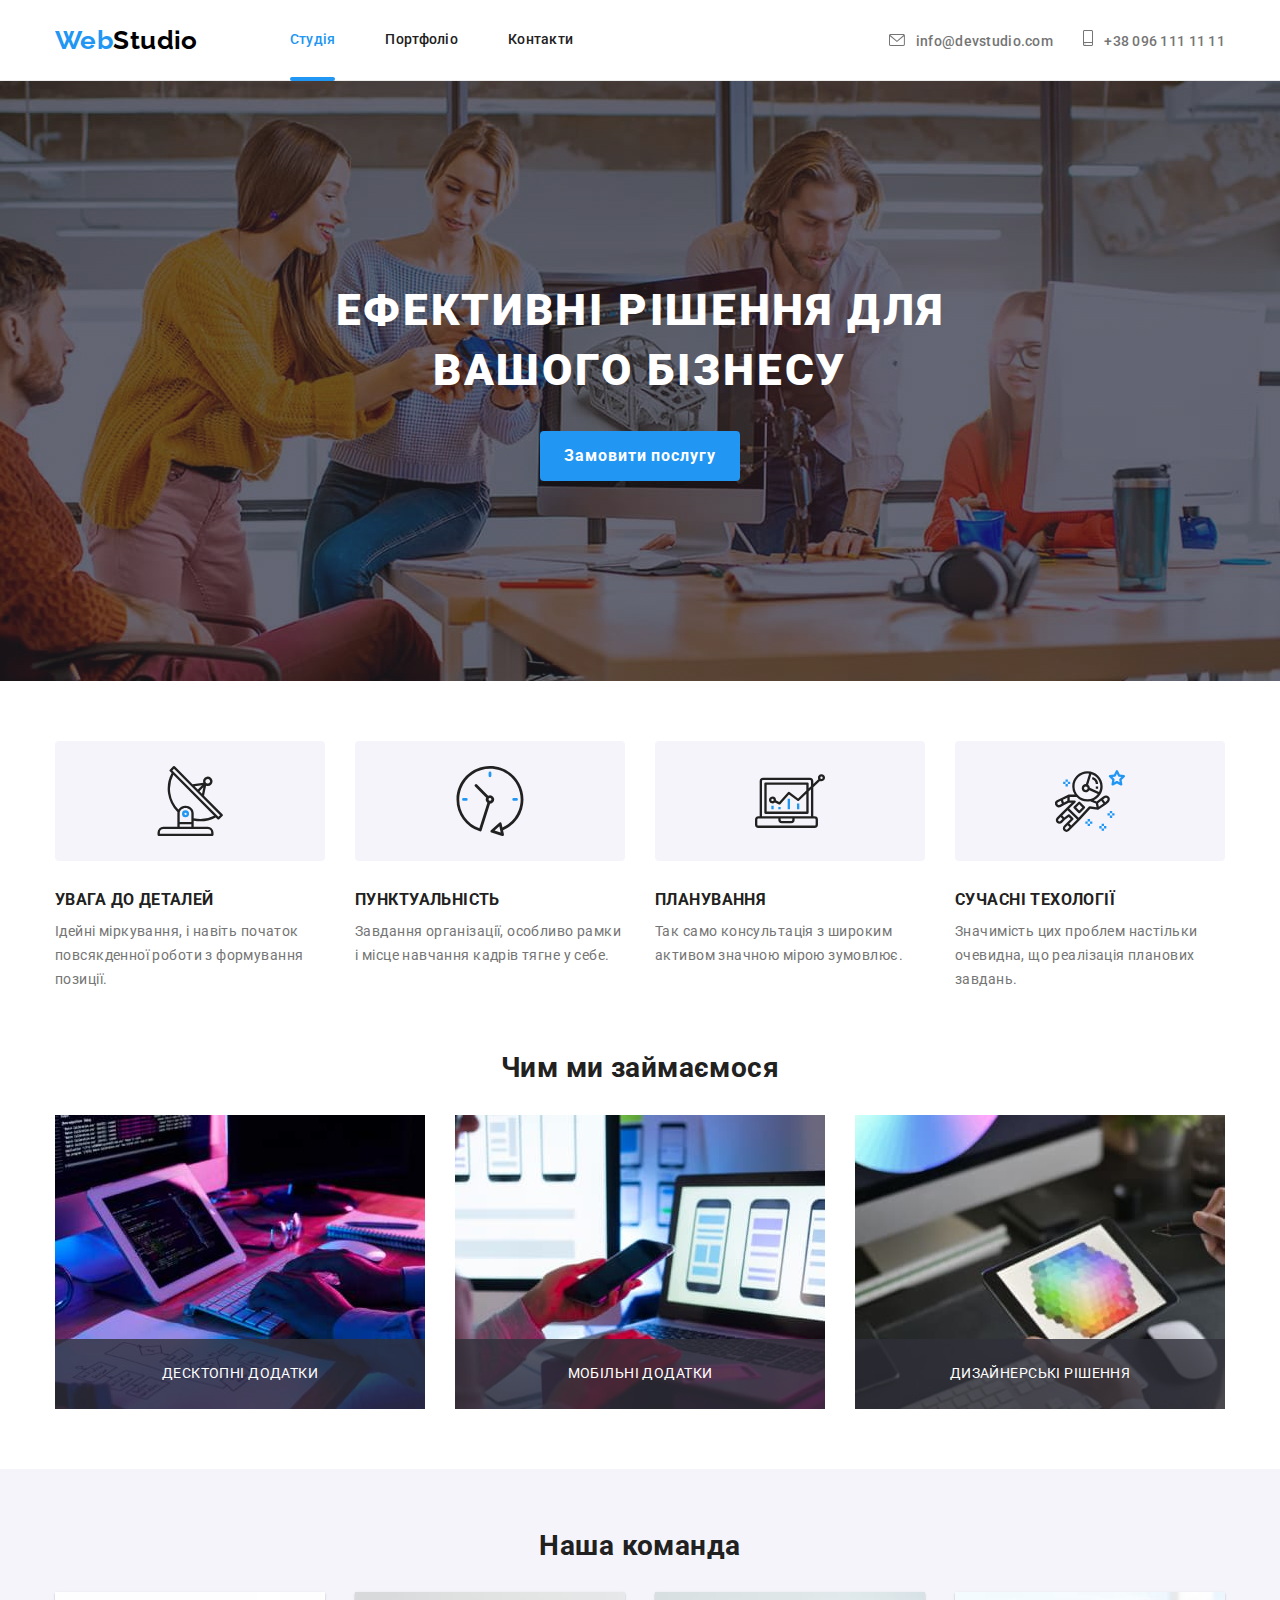
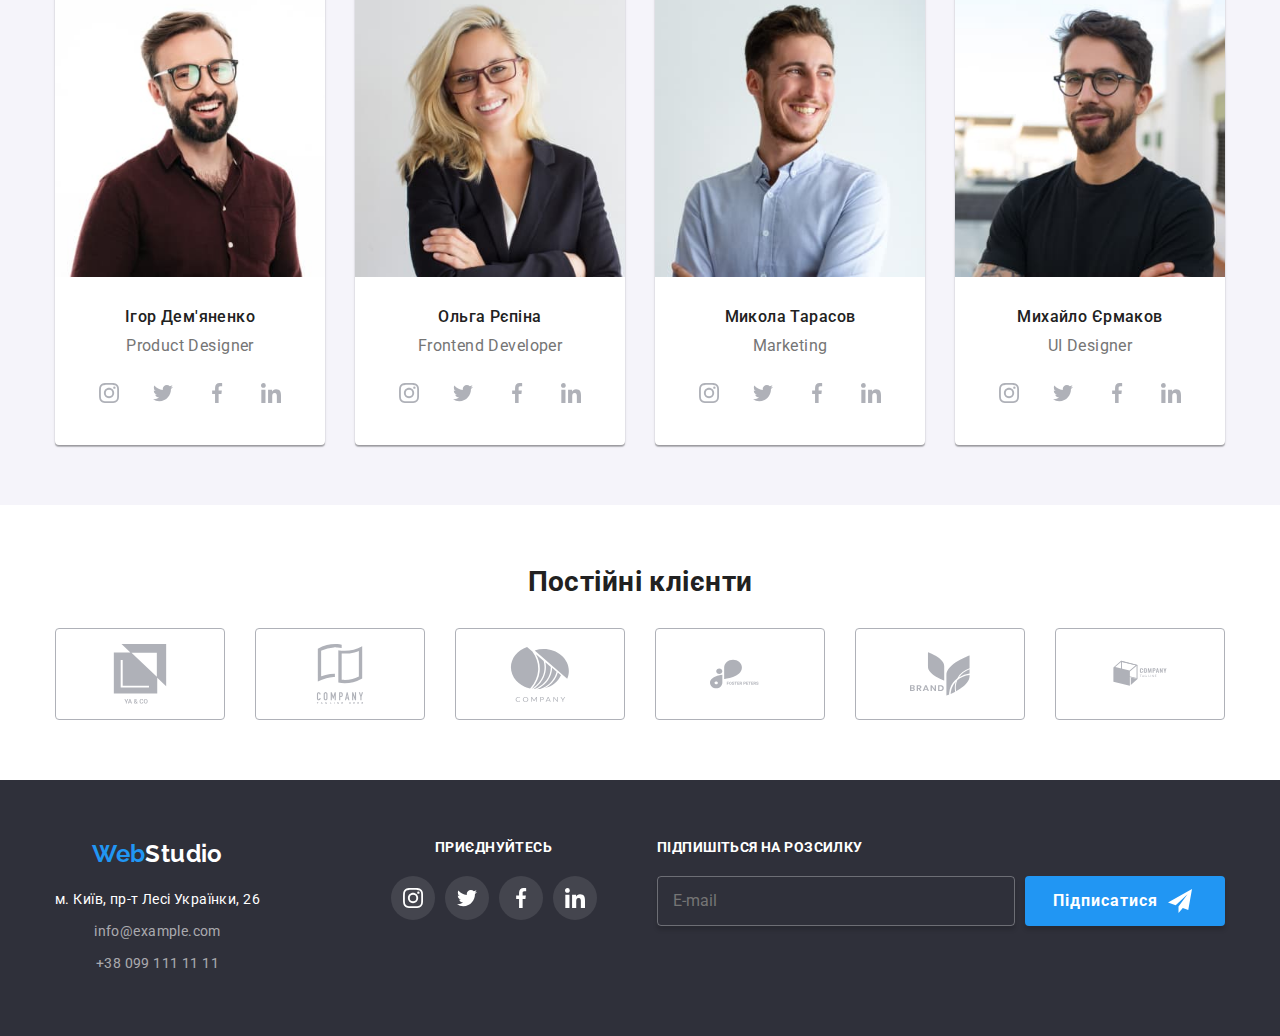
<file: index.html>
<!DOCTYPE html>
<html lang="uk">
  <head>
    <meta charset="UTF-8" />
    <meta http-equiv="X-UA-Compatible" content="IE=edge" />
    <meta name="viewport" content="width=device-width, initial-scale=1.0" />
    <title>WebStudio</title>
    <link rel="preconnect" href="https://fonts.googleapis.com" />
    <link rel="preconnect" href="https://fonts.gstatic.com" crossorigin />
    <link
      href="https://fonts.googleapis.com/css2?family=Raleway:wght@700&family=Roboto:wght@400;500;700;900&display=swap"
      rel="stylesheet"
    />
    <link
      rel="stylesheet"
      href="https://cdnjs.cloudflare.com/ajax/libs/modern-normalize/1.1.0/modern-normalize.min.css"
    />
    <link rel="stylesheet" href="./css/main.min.css" />
  </head>
  <body>
    <header class="header-wrap">
      <div class="container main-nav">
        <nav class="main-nav__sub-nav">
          <button type="button" class="main-nav__menu js-menu-container js-open-menu js-close-menu">
            <svg
              class="main-nav__icon"
              width="40px"
              height="40px"
              aria-label="перемикач мобільного меню"
            >
              <use class="main-nav__icon-menu" href="./images/icons.svg#icon-menu_40px"></use>
              <use class="main-nav__icon-close" href="./images/icons.svg#icon-close_40px"></use>
            </svg>
          </button>
          <a class="logo" href="./index.html" rel="noreferrer noopener nofollow"
            ><span class="prelogo">Web</span>Studio</a
          >
          <div class="main-nav__mobmenu">
            <ul class="mobmenu__list">
              <li class="mobmenu__item">
                <a
                  class="mobmenu__navigation current"
                  href="./index.html"
                  rel="noreferrer noopener nofollow"
                  >Студія</a
                >
              </li>
              <li class="mobmenu__item">
                <a
                  class="mobmenu__navigation"
                  href="./portfolio.html"
                  rel="noreferrer noopener nofollow"
                  >Портфоліо</a
                >
              </li>
              <li class="mobmenu__item">
                <a class="mobmenu__navigation" href="" rel="noreferrer noopener nofollow"
                  >Контакти</a
                >
              </li>
            </ul>
            <ul class="mobmenu__contact-list">
              <li class="mobmenu__phone-item">
                <a
                  class="mobmenu__phone current"
                  href="tel:+380961111111"
                  rel="noreferrer noopener nofollow"
                >
                  +38 096 111 11 11</a
                >
              </li>
              <li class="mobmenu__mail-item">
                <a
                  class="mobmenu__mail"
                  href="mailto:info@devstudio.com"
                  rel="noreferrer noopener nofollow"
                  >info@devstudio.com
                </a>
              </li>
            </ul>

            <ul class="mobmenu__soc">
              <li class="mobmenu__soc-item"><a class="mobmenu__link">Instagram</a></li>
              <li class="mobmenu__soc-item"><a class="mobmenu__link">Twitter</a></li>
              <li class="mobmenu__soc-item"><a class="mobmenu__link">Facebook</a></li>
              <li class="mobmenu__soc-item"><a class="mobmenu__link">LinkedIn</a></li>
            </ul>
          </div>

          <ul class="main-nav__list">
            <li class="main-nav__item">
              <a
                class="main-nav__navigation current"
                href="./index.html"
                rel="noreferrer noopener nofollow"
                >Студія</a
              >
            </li>
            <li class="main-nav__item">
              <a
                class="main-nav__navigation"
                href="./portfolio.html"
                rel="noreferrer noopener nofollow"
                >Портфоліо</a
              >
            </li>
            <li class="main-nav__item">
              <a class="main-nav__navigation" href="" rel="noreferrer noopener nofollow"
                >Контакти</a
              >
            </li>
          </ul>
        </nav>
        <ul class="main-nav__contact-list">
          <li class="main-nav__contact-item">
            <a
              class="main-nav__contact"
              href="mailto:info@devstudio.com"
              rel="noreferrer noopener nofollow"
            >
              <svg class="icon" width="16" height="12">
                <use href="./images/icons.svg#icon-mail"></use>
              </svg>
              info@devstudio.com
            </a>
          </li>
          <li>
            <a
              class="main-nav__contact"
              href="tel:+380961111111"
              rel="noreferrer noopener nofollow"
            >
              <svg class="icon" width="10" height="16">
                <use href="./images/icons.svg#icon-phone"></use>
              </svg>
              +38 096 111 11 11</a
            >
          </li>
        </ul>
      </div>
    </header>

    <main>
      <!-- шапка -->

      <section class="cap">
        <div class="container">
          <h1 class="cap__title">Ефективні рішення для вашого бізнесу</h1>
          <button data-modal-open class="button--cap" type="button">Замовити послугу</button>
          <div data-modal class="backdrop is-hidden">
            <div class="modal">
              <button data-modal-close class="button--functional" type="submit">
                <svg class="icon" width="11" height="11">
                  <use href="./images/icons.svg#icon-close"></use>
                </svg>
              </button>

              <p class="modal__title">Залиште свої дані, ми вам передзвонимо</p>
              <form class="form" action="#">
                <label for="name" class="form__label">Ім'я</label>
                <div class="form__input-wrap">
                  <input class="form__input" type="text" name="name" id="name" />
                  <svg width="18px" height="18px" class="input-svg">
                    <use href="./images/icons.svg#icon-person-black"></use>
                  </svg>
                </div>

                <label for="phone" class="form__label">Телефон</label>
                <div class="form__input-wrap">
                  <input class="form__input" type="tel" name="phone" id="phone" />
                  <svg width="18px" height="18px" class="input-svg">
                    <use href="./images/icons.svg#icon-phone-black"></use>
                  </svg>
                </div>

                <label for="mail" class="form__label">Пошта</label>
                <div class="form__input-wrap">
                  <input class="form__input" type="email" name="mail" id="mail" />
                  <svg width="18px" height="18px" class="input-svg">
                    <use href="./images/icons.svg#icon-email-black"></use>
                  </svg>
                </div>

                <label for="comment" class="form__label">Коментар</label>
                <textarea
                  name="comment"
                  id="comment"
                  class="form__area"
                  placeholder="Введіть текст"
                ></textarea>

                <input
                  type="checkbox"
                  class="form__checkbox"
                  name="agreement"
                  id="agreement"
                  value="true"
                />
                <label for="agreement" class="form__agreement">
                  <svg width="16px" height="15px" class="form__agreement-svg">
                    <use href="./images/icons.svg#icon-check"></use>
                  </svg>
                  <svg width="16px" height="15px" class="form__agreement-svg-checked">
                    <use href="./images/icons.svg#icon-checked"></use>
                  </svg>

                  Погоджуюся з розсилкою та приймаю
                  <a class="form__link" href=""> Умови договору</a>
                </label>

                <button type="submit" class="button--form">Відправити</button>
              </form>
            </div>
          </div>
        </div>
      </section>
      <!-- особливості -->
      <section class="section">
        <div class="container">
          <h2 class="visually-hidden">особливості</h2>
          <ul class="features">
            <li class="features__item">
              <div class="features__tumb">
                <svg width="70" height="70"><use href="./images/icons.svg#icon-antena"></use></svg>
              </div>

              <h3 class="features__title">Увага до деталей</h3>
              <p class="features__text">
                Ідейні міркування, і навіть початок повсякденної роботи з формування позиції.
              </p>
            </li>
            <li class="features__item">
              <div class="features__tumb">
                <svg width="70" height="70"><use href="./images/icons.svg#icon-clock"></use></svg>
              </div>
              <h3 class="features__title">Пунктуальність</h3>
              <p class="features__text">
                Завдання організації, особливо рамки і місце навчання кадрів тягне у себе.
              </p>
            </li>
            <li class="features__item">
              <div class="features__tumb">
                <svg width="70" height="70"><use href="./images/icons.svg#icon-plan"></use></svg>
              </div>
              <h3 class="features__title">Планування</h3>
              <p class="features__text">
                Так само консультація з широким активом значною мірою зумовлює.
              </p>
            </li>
            <li class="features__item">
              <div class="features__tumb">
                <svg width="70" height="70">
                  <use href="./images/icons.svg#icon-astronaut"></use>
                </svg>
              </div>
              <h3 class="features__title">Сучасні техології</h3>
              <p class="features__text">
                Значимість цих проблем настільки очевидна, що реалізація планових завдань.
              </p>
            </li>
          </ul>
        </div>
      </section>
      <!-- Чим ми займаємося -->
      <section class="section sec-nopading section--work">
        <div class="container">
          <h2 class="section-title">Чим ми займаємося</h2>
          <ul class="work">
            <li class="work__item">
              <img
                srcset="./images/box1.jpg 1x, ./images/box1-2x.jpg 2x"
                src="./images/box1.jpg"
                alt="делаем верстку html"
                width="370"
              />
              <p class="work__text">Десктопні додатки</p>
            </li>
            <li class="work__item">
              <img
                srcset="./images/box2.jpg 1x, ./images/box2-2x.jpg 2x"
                src="./images/box2.jpg"
                alt="добавляем стили css"
                width="370"
              />
              <p class="work__text">Мобільні додатки</p>
            </li>
            <li class="work__item">
              <img
                srcset="./images/box3.jpg 1x, ./images/box3-2x.jpg 2x"
                src="./images/box3.jpg"
                alt="добавляем JS"
                width="370"
              />
              <p class="work__text">Дизайнерські рішення</p>
            </li>
          </ul>
        </div>
      </section>
      <!-- команда -->
      <section class="section team-background">
        <div class="container">
          <h2 class="section-title">Наша команда</h2>
          <ul class="team">
            <li class="team__item">
              <picture>
                <source
                  srcset="./images/img.jpg 1x, ./images/img-2x.jpg 2x"
                  media="(min-width:1600px)"
                />
                <source
                  srcset="./images/img-tab.jpg 1x, ./images/img-tab-2x.jpg 2x"
                  media="(min-width:768px)"
                />
                <source
                  srcset="./images/img-mob.jpg 1x, ./images/img-mob-2x.jpg 2x"
                  media="(max-width:767px)"
                />
                <img
                  class="team__photo"
                  src="./images/img-mob.jpg"
                  alt="фото члена команды"
                  width="450"
                  height="460"
                />
              </picture>

              <div class="team__wrap">
                <h3 class="team__title">Ігор Дем'яненко</h3>
                <p class="team__text" lang="en">Product Designer</p>
                <ul class="soc-link">
                  <li class="soc-link__item">
                    <a href="" class="soc-link__link">
                      <svg width="20" height="20">
                        <use href="./images/icons.svg#icon-instagram"></use>
                      </svg>
                    </a>
                  </li>

                  <li class="soc-link__item">
                    <a href="" class="soc-link__link">
                      <svg width="20" height="20">
                        <use href="./images/icons.svg#icon-twitter"></use>
                      </svg>
                    </a>
                  </li>

                  <li class="soc-link__item">
                    <a href="" class="soc-link__link">
                      <svg width="20" height="20">
                        <use href="./images/icons.svg#icon-facebook"></use>
                      </svg>
                    </a>
                  </li>

                  <li class="soc-link__item">
                    <a href="" class="soc-link__link">
                      <svg width="20" height="20">
                        <use href="./images/icons.svg#icon-linkedin"></use>
                      </svg>
                    </a>
                  </li>
                </ul>
              </div>
            </li>

            <li class="team__item">
              <picture>
                <source
                  srcset="./images/img1.jpg 1x, ./images/img1-2x.jpg 2x"
                  media="(min-width:1600px)"
                />
                <source
                  srcset="./images/img1-tab.jpg 1x, ./images/img1-tab-2x.jpg 2x"
                  media="(min-width:768px)"
                />
                <source
                  srcset="./images/img1-mob.jpg 1x, ./images/img1-mob-2x.jpg 2x"
                  media="(max-width:767px)"
                />
                <img
                  class="team__photo"
                  src="./images/img1-mob.jpg"
                  alt="фото члена команды"
                  width="450"
                  height="460"
                />
              </picture>

              <div class="team__wrap">
                <h3 class="team__title">Ольга Рєпіна</h3>
                <p class="team__text" lang="en">Frontend Developer</p>

                <ul class="soc-link">
                  <li class="soc-link__item">
                    <a href="" class="soc-link__link">
                      <svg width="20" height="20">
                        <use href="./images/icons.svg#icon-instagram"></use>
                      </svg>
                    </a>
                  </li>

                  <li class="soc-link__item">
                    <a href="" class="soc-link__link">
                      <svg width="20" height="20">
                        <use href="./images/icons.svg#icon-twitter"></use>
                      </svg>
                    </a>
                  </li>

                  <li class="soc-link__item">
                    <a href="" class="soc-link__link">
                      <svg width="20" height="20">
                        <use href="./images/icons.svg#icon-facebook"></use>
                      </svg>
                    </a>
                  </li>

                  <li class="soc-link__item">
                    <a href="" class="soc-link__link">
                      <svg width="20" height="20">
                        <use href="./images/icons.svg#icon-linkedin"></use>
                      </svg>
                    </a>
                  </li>
                </ul>
              </div>
            </li>

            <li class="team__item">
              <picture>
                <source
                  srcset="./images/img2.jpg 1x, ./images/img2-2x.jpg 2x"
                  media="(min-width:1600px)"
                />
                <source
                  srcset="./images/img2-tab.jpg 1x, ./images/img2-tab-2x.jpg 2x"
                  media="(min-width:768px)"
                />
                <source
                  srcset="./images/img2-mob.jpg 1x, ./images/img2-mob-2x.jpg 2x"
                  media="(max-width:767px)"
                />
                <img
                  class="team__photo"
                  src="./images/img2-mob.jpg"
                  alt="фото члена команды"
                  width="450"
                  height="460"
                />
              </picture>
              <div class="team__wrap">
                <h3 class="team__title">Микола Тарасов</h3>
                <p class="team__text" lang="en">Marketing</p>
                <ul class="soc-link">
                  <li class="soc-link__item">
                    <a href="" class="soc-link__link">
                      <svg width="20" height="20">
                        <use href="./images/icons.svg#icon-instagram"></use>
                      </svg>
                    </a>
                  </li>

                  <li class="soc-link__item">
                    <a href="" class="soc-link__link">
                      <svg width="20" height="20">
                        <use href="./images/icons.svg#icon-twitter"></use>
                      </svg>
                    </a>
                  </li>

                  <li class="soc-link__item">
                    <a href="" class="soc-link__link">
                      <svg width="20" height="20">
                        <use href="./images/icons.svg#icon-facebook"></use>
                      </svg>
                    </a>
                  </li>

                  <li class="soc-link__item">
                    <a href="" class="soc-link__link">
                      <svg width="20" height="20">
                        <use href="./images/icons.svg#icon-linkedin"></use>
                      </svg>
                    </a>
                  </li>
                </ul>
              </div>
            </li>
            <li class="team__item">
              <picture>
                <source
                  srcset="./images/img3.jpg 1x, ./images/img3-2x.jpg 2x"
                  media="(min-width:1600px)"
                />
                <source
                  srcset="./images/img3-tab.jpg 1x, ./images/img3-tab-2x.jpg 2x"
                  media="(min-width:768px)"
                />
                <source
                  srcset="./images/img3-mob.jpg 1x, ./images/img3-mob-2x.jpg 2x"
                  media="(max-width:767px)"
                />
                <img
                  class="team__photo"
                  src="./images/img3-mob.jpg"
                  alt="фото члена команды"
                  width="450"
                  height="460"
                />
              </picture>
              <div class="team__wrap">
                <h3 class="team__title">Михайло Єрмаков</h3>
                <p class="team__text" lang="en">UI Designer</p>
                <ul class="soc-link">
                  <li class="soc-link__item">
                    <a href="" class="soc-link__link">
                      <svg width="20" height="20">
                        <use href="./images/icons.svg#icon-instagram"></use>
                      </svg>
                    </a>
                  </li>

                  <li class="soc-link__item">
                    <a href="" class="soc-link__link">
                      <svg width="20" height="20">
                        <use href="./images/icons.svg#icon-twitter"></use>
                      </svg>
                    </a>
                  </li>

                  <li class="soc-link__item">
                    <a href="" class="soc-link__link">
                      <svg width="20" height="20">
                        <use href="./images/icons.svg#icon-facebook"></use>
                      </svg>
                    </a>
                  </li>

                  <li class="soc-link__item">
                    <a href="" class="soc-link__link">
                      <svg width="20" height="20">
                        <use href="./images/icons.svg#icon-linkedin"></use>
                      </svg>
                    </a>
                  </li>
                </ul>
              </div>
            </li>
          </ul>
        </div>
      </section>
      <!-- Постійні клієнти -->
      <section class="section">
        <div class="container">
          <h2 class="section-title">Постійні клієнти</h2>
          <ul class="clients">
            <li class="clients__item">
              <a href="" class="clients__list">
                <svg class="icon" width="106" height="60">
                  <use href="./images/icons.svg#icon-yaco"></use>
                </svg>
              </a>
            </li>
            <li class="clients__item">
              <a href="" class="clients__list">
                <svg class="icon" width="106" height="60">
                  <use href="./images/icons.svg#icon-co"></use>
                </svg>
              </a>
            </li>
            <li class="clients__item">
              <a href="" class="clients__list">
                <svg class="icon" width="106" height="60">
                  <use href="./images/icons.svg#icon-company"></use>
                </svg>
              </a>
            </li>
            <li class="clients__item">
              <a href="" class="clients__list">
                <svg class="icon" width="106" height="60">
                  <use href="./images/icons.svg#icon-foster"></use>
                </svg>
              </a>
            </li>
            <li class="clients__item">
              <a href="" class="clients__list">
                <svg class="icon" width="106" height="60">
                  <use href="./images/icons.svg#icon-brand"></use>
                </svg>
              </a>
            </li>
            <li class="clients__item">
              <a href="" class="clients__list">
                <svg class="icon" width="106" height="60">
                  <use href="./images/icons.svg#icon-tagline"></use>
                </svg>
              </a>
            </li>
          </ul>
        </div>
      </section>
    </main>

    <footer class="footer">
      <div class="container footer__flex">
        <div class="footer__items">
          <a class="footer__logo" href="./index.html" rel="noreferrer noopener nofollow"
            ><span class="prelogo">Web</span>Studio
          </a>
          <address>
            <ul>
              <li class="footer__item">
                <a
                  class="footer__address main-nav__navigation"
                  href="https://goo.gl/maps/CPtrU1FHBa2aNyZL9"
                  target="_blank"
                  rel="noopener noreferrer"
                  >м. Київ, пр-т Лесі Українки, 26</a
                >
              </li>
              <li class="footer__item">
                <a
                  class="footer__link main-nav__navigation"
                  href="mailto:info@example.com"
                  rel="noreferrer noopener nofollow"
                  >info@example.com</a
                >
              </li>
              <li>
                <a
                  class="footer__link main-nav__navigation"
                  href="tel:+380991111111"
                  rel="noreferrer noopener nofollow"
                  >+38 099 111 11 11</a
                >
              </li>
            </ul>
          </address>
        </div>

        <div class="footer__wrap">
          <p class="footer__join">Приєднуйтесь</p>
          <ul class="footer__soc">
            <li class="footer__soc-item">
              <a href="" class="footer__list">
                <svg class="icon" width="20" height="20">
                  <use href="./images/icons.svg#icon-instagram"></use>
                </svg>
              </a>
            </li>
            <li class="footer__soc-item">
              <a href="" class="footer__list">
                <svg class="icon" width="20" height="20">
                  <use href="./images/icons.svg#icon-twitter"></use>
                </svg>
              </a>
            </li>
            <li class="footer__soc-item">
              <a href="" class="footer__list">
                <svg class="icon" width="20" height="20">
                  <use href="./images/icons.svg#icon-facebook"></use>
                </svg>
              </a>
            </li>
            <li class="footer__soc-item">
              <a href="" class="footer__list">
                <svg class="icon" width="20" height="20">
                  <use href="./images/icons.svg#icon-linkedin"></use>
                </svg>
              </a>
            </li>
          </ul>
        </div>

        <div class="footer__form-wrap">
          <p class="footer__text">Підпишіться на розсилку</p>
          <form class="footer__form">
            <input type="email" name="sign-up" class="footer__input" placeholder="E-mail" />
            <button type="submit" class="button--footer">
              Підписатися<svg width="24px" height="24px">
                <use href="./images/icons.svg#icon-send"></use>
              </svg>
            </button>
          </form>
        </div>
      </div>
    </footer>

    <script src="./js/modal.js"></script>
    <script src="./js/mobile-menu.js"></script>
  </body>
</html>
</file>
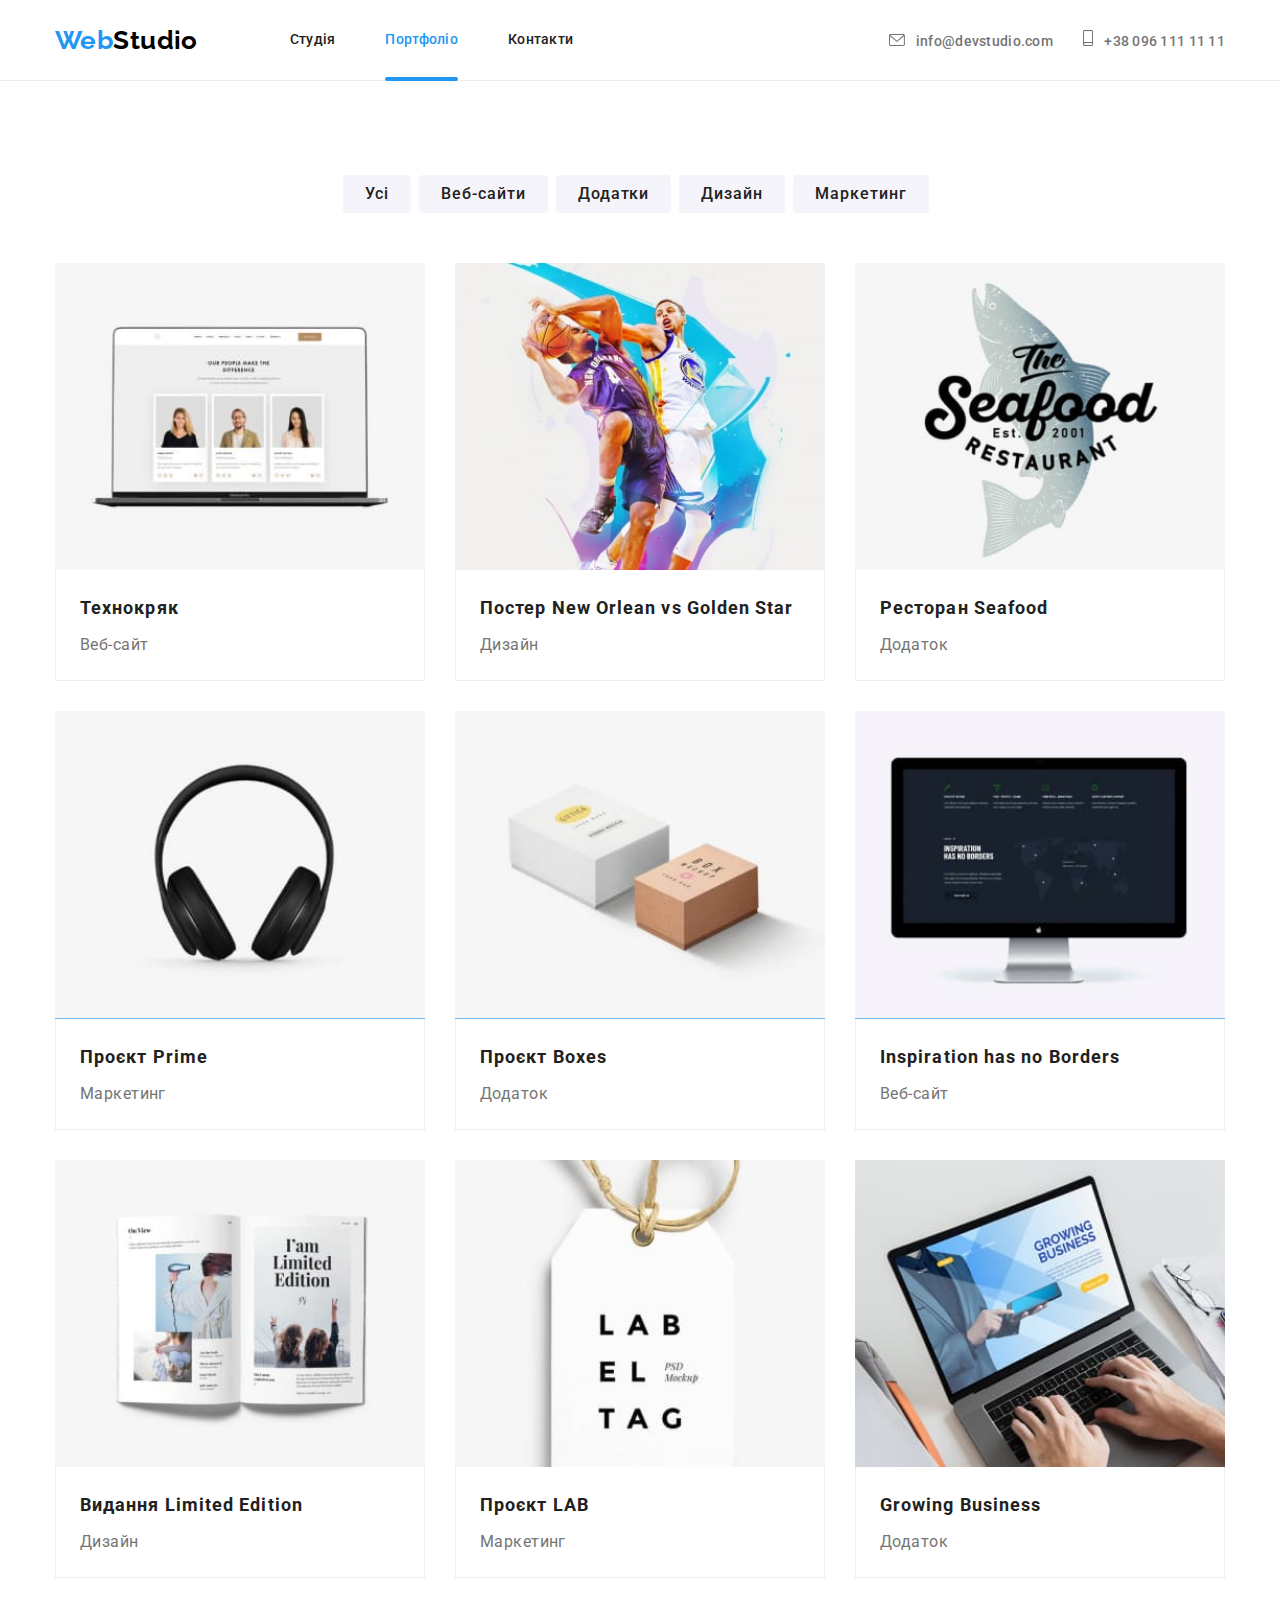
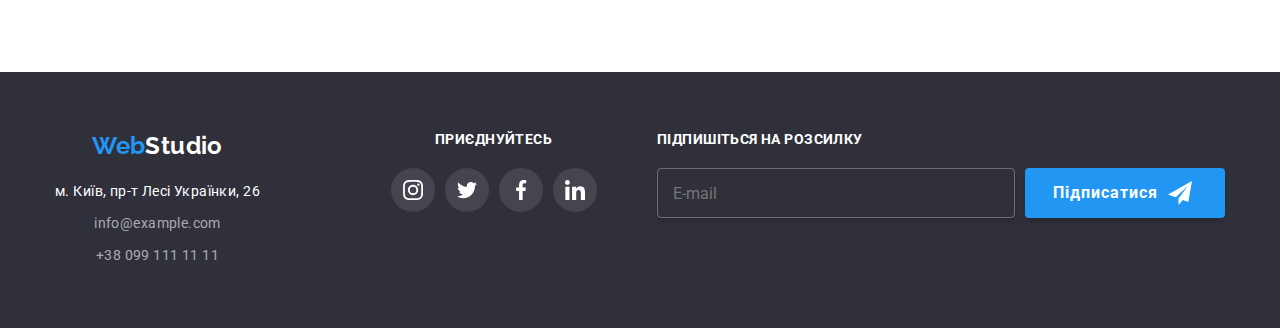
<file: portfolio.html>
<!DOCTYPE html>
<html lang="uk">
  <head>
    <meta charset="UTF-8" />
    <meta http-equiv="X-UA-Compatible" content="IE=edge" />
    <meta name="viewport" content="width=device-width, initial-scale=1.0" />
    <title>Portfolio</title>
    <link rel="preconnect" href="https://fonts.googleapis.com" />
    <link rel="preconnect" href="https://fonts.gstatic.com" crossorigin />
    <link
      href="https://fonts.googleapis.com/css2?family=Raleway:wght@700&family=Roboto:wght@400;500;700;900&display=swap"
      rel="stylesheet"
    />
    <link
      rel="stylesheet"
      href="https://cdnjs.cloudflare.com/ajax/libs/modern-normalize/1.1.0/modern-normalize.min.css"
    />
    <link rel="stylesheet" href="./css/main.min.css" />
  </head>
  <body>
    <header class="header-wrap">
      <div class="container main-nav">
        <nav class="main-nav__sub-nav">
          <button type="button" class="main-nav__menu js-menu-container js-open-menu js-close-menu">
            <svg
              class="main-nav__icon"
              width="40px"
              height="40px"
              aria-label="перемикач мобільного меню"
            >
              <use class="main-nav__icon-menu" href="./images/icons.svg#icon-menu_40px"></use>
              <use class="main-nav__icon-close" href="./images/icons.svg#icon-close_40px"></use>
            </svg>
          </button>
          <a class="logo" href="./index.html" rel="noreferrer noopener nofollow"
            ><span class="prelogo">Web</span>Studio</a
          >
          <div class="main-nav__mobmenu">
            <ul class="mobmenu__list">
              <li class="mobmenu__item">
                <a
                  class="mobmenu__navigation"
                  href="./index.html"
                  rel="noreferrer noopener nofollow"
                  >Студія</a
                >
              </li>
              <li class="mobmenu__item">
                <a
                  class="mobmenu__navigation current"
                  href="./portfolio.html"
                  rel="noreferrer noopener nofollow"
                  >Портфоліо</a
                >
              </li>
              <li class="mobmenu__item">
                <a class="mobmenu__navigation" href="" rel="noreferrer noopener nofollow"
                  >Контакти</a
                >
              </li>
            </ul>
            <ul class="mobmenu__contact-list">
              <li class="mobmenu__phone-item">
                <a
                  class="mobmenu__phone current"
                  href="tel:+380961111111"
                  rel="noreferrer noopener nofollow"
                >
                  +38 096 111 11 11</a
                >
              </li>
              <li class="mobmenu__mail-item">
                <a
                  class="mobmenu__mail"
                  href="mailto:info@devstudio.com"
                  rel="noreferrer noopener nofollow"
                  >info@devstudio.com
                </a>
              </li>
            </ul>

            <ul class="mobmenu__soc">
              <li class="mobmenu__soc-item"><a class="mobmenu__link">Instagram</a></li>
              <li class="mobmenu__soc-item"><a class="mobmenu__link">Twitter</a></li>
              <li class="mobmenu__soc-item"><a class="mobmenu__link">Facebook</a></li>
              <li class="mobmenu__soc-item"><a class="mobmenu__link">LinkedIn</a></li>
            </ul>
          </div>

          <ul class="main-nav__list">
            <li class="main-nav__item">
              <a class="main-nav__navigation" href="./index.html" rel="noreferrer noopener nofollow"
                >Студія</a
              >
            </li>
            <li class="main-nav__item">
              <a
                class="main-nav__navigation current"
                href="./portfolio.html"
                rel="noreferrer noopener nofollow"
                >Портфоліо</a
              >
            </li>
            <li class="main-nav__item">
              <a class="main-nav__navigation" href="" rel="noreferrer noopener nofollow"
                >Контакти</a
              >
            </li>
          </ul>
        </nav>
        <ul class="main-nav__contact-list">
          <li class="main-nav__contact-item">
            <a
              class="main-nav__contact"
              href="mailto:info@devstudio.com"
              rel="noreferrer noopener nofollow"
            >
              <svg class="icon" width="16" height="12">
                <use href="./images/icons.svg#icon-mail"></use>
              </svg>
              info@devstudio.com
            </a>
          </li>
          <li>
            <a
              class="main-nav__contact"
              href="tel:+380961111111"
              rel="noreferrer noopener nofollow"
            >
              <svg class="icon" width="10" height="16">
                <use href="./images/icons.svg#icon-phone"></use>
              </svg>
              +38 096 111 11 11</a
            >
          </li>
        </ul>
      </div>
    </header>
    <main>
      <section class="section section--portfolio">
        <div class="container">
          <h1 class="visually-hidden">Приклади робіт</h1>
          <ul class="portfolio">
            <li class="portfolio__item">
              <button class="button--portfolio" type="button">Усі</button>
            </li>
            <li class="portfolio__item">
              <button class="button--portfolio" type="button">Веб-сайти</button>
            </li>
            <li class="portfolio__item">
              <button class="button--portfolio" type="button">Додатки</button>
            </li>
            <li class="portfolio__item">
              <button class="button--portfolio" type="button">Дизайн</button>
            </li>
            <li class="portfolio__item">
              <button class="button--portfolio" type="button">Маркетинг</button>
            </li>
          </ul>

          <ul class="example">
            <li class="example__list">
              <a class="example__link" href="#" target="_blank" rel="noreferrer noopener nofollow">
                <div class="example__img-wrap">
                  <picture>
                    <source
                      srcset="./images/exampl.jpg 1x, ./images/exampl-2x.jpg 2x"
                      media="(min-width:1600px)"
                    />
                    <source
                      srcset="./images/exampl-tab.jpg 1x, ./images/exampl-tab-2x.jpg 2x"
                      media="(min-width:768px)"
                    />
                    <source
                      srcset="./images/exampl-mob.jpg 1x, ./images/exampl-mob-2x.jpg 2x"
                      media="(max-width:767px)"
                    />
                    <img
                      class="example__img"
                      src="./images/exampl-mob.jpg"
                      alt="скриншот приложения технокряк"
                      width="450"
                      height="294"
                    />
                  </picture>

                  <div class="example__wraper">
                    <p class="example__img-description">
                      Ресурс пропонує комплексні пропозиції з різним рівнем функціоналу та сервісів.
                      Все це дозволить відвідувачу отримати вичерпні відомості про компанію чи
                      приватну особу.
                    </p>
                  </div>
                </div>

                <div class="example__wrap">
                  <h2 class="example__title">Технокряк</h2>
                  <p class="example__text">Веб-сайт</p>
                </div>
              </a>
            </li>
            <li class="example__list">
              <a class="example__link" href="#" target="_blank" rel="noreferrer noopener nofollow">
                <div class="example__img-wrap">
                  <picture>
                    <source
                      srcset="./images/exampl1.jpg 1x, ./images/exampl1-2x.jpg 2x"
                      media="(min-width:1600px)"
                    />
                    <source
                      srcset="./images/exampl1-tab.jpg 1x, ./images/exampl1-tab-2x.jpg 2x"
                      media="(min-width:768px)"
                    />
                    <source
                      srcset="./images/exampl1-mob.jpg 1x, ./images/exampl1-mob-2x.jpg 2x"
                      media="(max-width:767px)"
                    />
                    <img
                      class="example__img"
                      src="./images/exampl1-mob.jpg"
                      alt="фото баскетболистов"
                      width="450"
                      height="294"
                    />
                  </picture>

                  <div class="example__wraper">
                    <p class="example__img-description">
                      Ресурс пропонує комплексні пропозиції з різним рівнем функціоналу та сервісів.
                      Все це дозволить відвідувачу отримати вичерпні відомості про компанію чи
                      приватну особу.
                    </p>
                  </div>
                </div>
                <div class="example__wrap">
                  <h2 class="example__title">Постер New Orlean vs Golden Star</h2>
                  <p class="example__text">Дизайн</p>
                </div></a
              >
            </li>
            <li class="example__list">
              <a class="example__link" href="#" target="_blank" rel="noreferrer noopener nofollow">
                <div class="example__img-wrap">
                  <picture>
                    <source
                      srcset="./images/exampl2.jpg 1x, ./images/exampl2-2x.jpg 2x"
                      media="(min-width:1600px)"
                    />
                    <source
                      srcset="./images/exampl2-tab.jpg 1x, ./images/exampl2-tab-2x.jpg 2x"
                      media="(min-width:768px)"
                    />
                    <source
                      srcset="./images/exampl2-mob.jpg 1x, ./images/exampl2-mob-2x.jpg 2x"
                      media="(max-width:767px)"
                    />
                    <img
                      class="example__img"
                      src="./images/exampl2-mob.jpg"
                      alt="логотип ресторана"
                      width="450"
                      height="294"
                    />
                  </picture>

                  <div class="example__wraper">
                    <p class="example__img-description">
                      Ресурс пропонує комплексні пропозиції з різним рівнем функціоналу та сервісів.
                      Все це дозволить відвідувачу отримати вичерпні відомості про компанію чи
                      приватну особу.
                    </p>
                  </div>
                </div>
                <div class="example__wrap">
                  <h2 class="example__title">Ресторан Seafood</h2>
                  <p class="example__text">Додаток</p>
                </div>
              </a>
            </li>
            <li class="example__list">
              <a class="example__link" href="#" target="_blank" rel="noreferrer noopener nofollow">
                <div class="example__img-wrap">
                  <picture>
                    <source
                      srcset="./images/exampl3.jpg 1x, ./images/exampl3-2x.jpg 2x"
                      media="(min-width:1600px)"
                    />
                    <source
                      srcset="./images/exampl3-tab.jpg 1x, ./images/exampl3-tab-2x.jpg 2x"
                      media="(min-width:768px)"
                    />
                    <source
                      srcset="./images/exampl3-mob.jpg 1x, ./images/exampl3-mob-2x.jpg 2x"
                      media="(max-width:767px)"
                    />
                    <img
                      class="example__img"
                      src="./images/exampl3-mob.jpg"
                      alt="фото наушников"
                      width="450"
                      height="294"
                    />
                  </picture>

                  <div class="example__wraper">
                    <p class="example__img-description">
                      Ресурс пропонує комплексні пропозиції з різним рівнем функціоналу та сервісів.
                      Все це дозволить відвідувачу отримати вичерпні відомості про компанію чи
                      приватну особу.
                    </p>
                  </div>
                </div>
                <div class="example__wrap">
                  <h2 class="example__title">Проєкт Prime</h2>
                  <p class="example__text">Маркетинг</p>
                </div></a
              >
            </li>
            <li class="example__list">
              <a class="example__link" href="#" target="_blank" rel="noreferrer noopener nofollow">
                <div class="example__img-wrap">
                  <picture>
                    <source
                      srcset="./images/exampl4.jpg 1x, ./images/exampl4-2x.jpg 2x"
                      media="(min-width:1600px)"
                    />
                    <source
                      srcset="./images/exampl4-tab.jpg 1x, ./images/exampl4-tab-2x.jpg 2x"
                      media="(min-width:768px)"
                    />
                    <source
                      srcset="./images/exampl4-mob.jpg 1x, ./images/exampl4-mob-2x.jpg 2x"
                      media="(max-width:767px)"
                    />
                    <img
                      class="example__img"
                      src="./images/exampl4-mob.jpg"
                      alt="две коробочки"
                      width="450"
                      height="294"
                    />
                  </picture>

                  <div class="example__wraper">
                    <p class="example__img-description">
                      Ресурс пропонує комплексні пропозиції з різним рівнем функціоналу та сервісів.
                      Все це дозволить відвідувачу отримати вичерпні відомості про компанію чи
                      приватну особу.
                    </p>
                  </div>
                </div>
                <div class="example__wrap">
                  <h2 class="example__title">Проєкт Boxes</h2>
                  <p class="example__text">Додаток</p>
                </div></a
              >
            </li>
            <li class="example__list">
              <a class="example__link" href="#" target="_blank" rel="noreferrer noopener nofollow">
                <div class="example__img-wrap">
                  <picture>
                    <source
                      srcset="./images/exampl5.jpg 1x, ./images/exampl5-2x.jpg 2x"
                      media="(min-width:1600px)"
                    />
                    <source
                      srcset="./images/exampl5-tab.jpg 1x, ./images/exampl5-tab-2x.jpg 2x"
                      media="(min-width:768px)"
                    />
                    <source
                      srcset="./images/exampl5-mob.jpg 1x, ./images/exampl5-mob-2x.jpg 2x"
                      media="(max-width:767px)"
                    />
                    <img
                      class="example__img"
                      src="./images/exampl5-mob.jpg"
                      alt="скриншот вебсайта"
                      width="450"
                      height="294"
                    />
                  </picture>

                  <div class="example__wraper">
                    <p class="example__img-description">
                      Ресурс пропонує комплексні пропозиції з різним рівнем функціоналу та сервісів.
                      Все це дозволить відвідувачу отримати вичерпні відомості про компанію чи
                      приватну особу.
                    </p>
                  </div>
                </div>
                <div class="example__wrap">
                  <h2 class="example__title" lang="en">Inspiration has no Borders</h2>
                  <p class="example__text">Веб-сайт</p>
                </div></a
              >
            </li>
            <li class="example__list">
              <a class="example__link" href="#" target="_blank" rel="noreferrer noopener nofollow">
                <div class="example__img-wrap">
                  <picture>
                    <source
                      srcset="./images/exampl6.jpg 1x, ./images/exampl6-2x.jpg 2x"
                      media="(min-width:1600px)"
                    />
                    <source
                      srcset="./images/exampl6-tab.jpg 1x, ./images/exampl6-tab-2x.jpg 2x"
                      media="(min-width:768px)"
                    />
                    <source
                      srcset="./images/exampl6-mob.jpg 1x, ./images/exampl6-mob-2x.jpg 2x"
                      media="(max-width:767px)"
                    />
                    <img
                      class="example__img"
                      src="./images/exampl6-mob.jpg"
                      alt="развернутая книга"
                      width="450"
                      height="294"
                    />
                  </picture>

                  <div class="example__wraper">
                    <p class="example__img-description">
                      Ресурс пропонує комплексні пропозиції з різним рівнем функціоналу та сервісів.
                      Все це дозволить відвідувачу отримати вичерпні відомості про компанію чи
                      приватну особу.
                    </p>
                  </div>
                </div>
                <div class="example__wrap">
                  <h2 class="example__title">Видання Limited Edition</h2>
                  <p class="example__text">Дизайн</p>
                </div></a
              >
            </li>
            <li class="example__list">
              <a class="example__link" href="#" target="_blank" rel="noreferrer noopener nofollow">
                <div class="example__img-wrap">
                  <picture>
                    <source
                      srcset="./images/exampl7.jpg 1x, ./images/exampl7-2x.jpg 2x"
                      media="(min-width:1600px)"
                    />
                    <source
                      srcset="./images/exampl7-tab.jpg 1x, ./images/exampl7-tab-2x.jpg 2x"
                      media="(min-width:768px)"
                    />
                    <source
                      srcset="./images/exampl7-mob.jpg 1x, ./images/exampl7-mob-2x.jpg 2x"
                      media="(max-width:767px)"
                    />
                    <img
                      class="example__img"
                      src="./images/exampl7-mob.jpg"
                      alt="лейблочка"
                      width="450"
                      height="294"
                    />
                  </picture>

                  <div class="example__wraper">
                    <p class="example__img-description">
                      Ресурс пропонує комплексні пропозиції з різним рівнем функціоналу та сервісів.
                      Все це дозволить відвідувачу отримати вичерпні відомості про компанію чи
                      приватну особу.
                    </p>
                  </div>
                </div>
                <div class="example__wrap">
                  <h2 class="example__title">Проєкт LAB</h2>
                  <p class="example__text">Маркетинг</p>
                </div></a
              >
            </li>
            <li class="example__list">
              <a class="example__link" href="#" target="_blank" rel="noreferrer noopener nofollow">
                <div class="example__img-wrap">
                  <picture>
                    <source
                      srcset="./images/exampl8.jpg 1x, ./images/exampl8-2x.jpg 2x"
                      media="(min-width:1600px)"
                    />
                    <source
                      srcset="./images/exampl8-tab.jpg 1x, ./images/exampl8-tab-2x.jpg 2x"
                      media="(min-width:768px)"
                    />
                    <source
                      srcset="./images/exampl8-mob.jpg 1x, ./images/exampl8-mob-2x.jpg 2x"
                      media="(max-width:767px)"
                    />
                    <img
                      class="example__img"
                      src="./images/exampl8-mob.jpg"
                      alt="человек печает на ноутбуке"
                      width="450"
                      height="294"
                    />
                  </picture>

                  <div class="example__wraper">
                    <p class="example__img-description">
                      Ресурс пропонує комплексні пропозиції з різним рівнем функціоналу та сервісів.
                      Все це дозволить відвідувачу отримати вичерпні відомості про компанію чи
                      приватну особу.
                    </p>
                  </div>
                </div>
                <div class="example__wrap">
                  <h2 class="example__title" lang="en">Growing Business</h2>
                  <p class="example__text">Додаток</p>
                </div></a
              >
            </li>
          </ul>
        </div>
      </section>
    </main>
    <footer class="footer">
      <div class="container footer__flex">
        <div class="footer__items">
          <a class="footer__logo" href="./index.html" rel="noreferrer noopener nofollow"
            ><span class="prelogo">Web</span>Studio
          </a>
          <address>
            <ul>
              <li class="footer__item">
                <a
                  class="footer__address main-nav__navigation"
                  href="https://goo.gl/maps/CPtrU1FHBa2aNyZL9"
                  target="_blank"
                  rel="noopener noreferrer"
                  >м. Київ, пр-т Лесі Українки, 26</a
                >
              </li>
              <li class="footer__item">
                <a
                  class="footer__link main-nav__navigation"
                  href="mailto:info@example.com"
                  rel="noreferrer noopener nofollow"
                  >info@example.com</a
                >
              </li>
              <li>
                <a
                  class="footer__link main-nav__navigation"
                  href="tel:+380991111111"
                  rel="noreferrer noopener nofollow"
                  >+38 099 111 11 11</a
                >
              </li>
            </ul>
          </address>
        </div>

        <div class="footer__wrap">
          <p class="footer__join">Приєднуйтесь</p>
          <ul class="footer__soc">
            <li class="footer__soc-item">
              <a href="" class="footer__list">
                <svg class="icon" width="20" height="20">
                  <use href="./images/icons.svg#icon-instagram"></use>
                </svg>
              </a>
            </li>
            <li class="footer__soc-item">
              <a href="" class="footer__list">
                <svg class="icon" width="20" height="20">
                  <use href="./images/icons.svg#icon-twitter"></use>
                </svg>
              </a>
            </li>
            <li class="footer__soc-item">
              <a href="" class="footer__list">
                <svg class="icon" width="20" height="20">
                  <use href="./images/icons.svg#icon-facebook"></use>
                </svg>
              </a>
            </li>
            <li class="footer__soc-item">
              <a href="" class="footer__list">
                <svg class="icon" width="20" height="20">
                  <use href="./images/icons.svg#icon-linkedin"></use>
                </svg>
              </a>
            </li>
          </ul>
        </div>

        <div class="footer__form-wrap">
          <p class="footer__text">Підпишіться на розсилку</p>
          <form class="footer__form">
            <input type="email" name="sign-up" class="footer__input" placeholder="E-mail" />
            <button type="submit" class="button--footer">
              Підписатися<svg width="24px" height="24px">
                <use href="./images/icons.svg#icon-send"></use>
              </svg>
            </button>
          </form>
        </div>
      </div>
    </footer>
    <script src="./js/mobile-menu.js"></script>
  </body>
</html>
</file>
<file: css/main.min.css>
:root{--color-main: #212121;--color-black: #000000;--color-second: #757575;--color-acent: #2196f3;--color-white: #ffffff;--color-grey: #2f303a;--color-facent: #188ce8;--color-lgrey: #f5f4fa;--color-border: #ececec;--color-examp-border: #eeeeee;--color-icon: #afb1b8}p,h1,h2,h3,h4,h5,h6{margin:0}ul{margin:0;padding-left:0;list-style:none}button{cursor:pointer}img{display:block;width:100%;max-width:100%;height:auto}.is-hidden{opacity:0;visibility:hidden;pointer-events:none}.visually-hidden{position:absolute;clip:rect(0 0 0 0);width:1px;height:1px;margin:-1px}body{font-family:"Roboto",sans-serif;color:var(--color-main);font-style:normal;font-size:14px;line-height:1.71;letter-spacing:.03em}body.modal-open{overflow:hidden}.container{width:100%;padding:0 15px;margin:0 auto}@media screen and (min-width: 480px){.container{width:480px}}@media screen and (min-width: 768px){.container{width:768px}}@media screen and (min-width: 1200px){.container{width:1200px}}.section{padding:60px 0}.sec-nopading{padding-top:0}.section-title{margin-bottom:30px;font-weight:700;font-size:28px;line-height:1.18;text-align:center}@media screen and (min-width: 1200px){.section--portfolio{padding:94px 0}}.icon{fill:currentColor;transition:fill 250ms cubic-bezier(0.4, 0, 0.2, 1)}.main-nav{height:60px;padding-top:16px;padding-bottom:16px}@media screen and (min-width: 768px){.main-nav{height:80px;padding-top:0;padding-bottom:0;display:flex;align-items:center;justify-content:space-between}}.header-wrap{position:relative;border-bottom:1px solid var(--color-border)}@media screen and (min-width: 768px){.main-nav__sub-nav{display:flex;align-items:center;justify-content:space-between}.main-nav__sub-nav .logo{margin-right:87px}}@media screen and (min-width: 1200px){.main-nav__sub-nav .logo{margin-right:92px}}.main-nav__menu{position:absolute;z-index:2;top:10px;right:15px;background-color:rgba(0,0,0,0);border:none;padding:0}.main-nav__menu:hover{color:var(--color-acent)}.main-nav__menu .main-nav__icon-close{display:none}@media screen and (min-width: 768px){.main-nav__menu{display:none}}.main-nav__menu.is-open .main-nav__icon-close{display:block}.main-nav__menu.is-open .main-nav__icon-menu{display:none}.main-nav__menu.is-open+.logo{display:none}.main-nav__mobmenu{display:none}.main-nav__icon{fill:currentColor}.main-nav__menu.is-open~.main-nav__mobmenu{display:flex;flex-direction:column;justify-content:space-between;position:absolute;z-index:1;top:0;left:0;min-width:100vw;min-height:100vh;padding:48px 40px;background-color:#fff}.mobmenu__navigation{font-weight:500;font-size:40px;line-height:1.18;letter-spacing:.02em;color:var(--color-main);text-decoration:none}.mobmenu__list{display:flex;flex-direction:column;justify-content:start;gap:32px}.mobmenu__contact-list{display:flex;flex-direction:column;justify-content:start;gap:32px;margin-bottom:64px}.mobmenu__phone{text-decoration:none;font-weight:500;font-size:34px;line-height:1.18;letter-spacing:.02em;color:var(--color-acent)}.mobmenu__mail{text-decoration:none;font-weight:500;font-size:24px;line-height:1.17;letter-spacing:.02em;color:var(--color-second)}.mobmenu__soc{display:flex;flex-wrap:wrap;gap:10px}.mobmenu__soc-item:not(:first-child)::before{content:"";border-left:1px solid rgba(33,33,33,.2);margin-right:10px}.mobmenu__link{text-decoration:none;font-weight:500;font-size:18px;line-height:1.22;letter-spacing:.02em;color:var(--color-acent)}.main-nav__list{display:none}@media screen and (min-width: 768px){.main-nav__list{display:flex}.main-nav__list .main-nav__item:not(:last-child){margin-right:50px}.main-nav__list .main-nav__navigation{display:block;padding:32px 0;text-decoration:none;font-weight:500;line-height:1.14;letter-spacing:.02em;color:var(--color-main);transition:color 250ms cubic-bezier(0.4, 0, 0.2, 1)}.main-nav__list .current{color:var(--color-acent)}.main-nav__list .main-nav__item>.current{position:relative}.main-nav__list .current::after{display:block;position:absolute;bottom:-1px;content:"";width:100%;height:4px;border-radius:2px;background-color:var(--color-acent)}}.main-nav__contact-list{display:none}@media screen and (min-width: 768px){.main-nav__contact-list{display:flex;gap:10px;align-items:flex-start;flex-direction:column}.main-nav__contact-list .main-nav__contact{display:block;text-decoration:none;font-weight:500;line-height:1.14;letter-spacing:.02em;color:var(--color-second);transition:color 250ms cubic-bezier(0.4, 0, 0.2, 1)}.main-nav__contact-list .main-nav__contact .icon{margin-right:8px}}@media screen and (min-width: 1200px){.main-nav__contact-list{flex-direction:row;gap:30px;align-items:baseline}}.current,.main-nav__navigation:hover,.main-nav__navigation:focus,.prelogo,.main-nav__contact:hover,.main-nav__contact:focus{color:var(--color-acent)}.logo{display:block;text-decoration:none;color:var(--color-black);font-family:"Raleway",sans-serif;font-weight:700;font-size:26px;line-height:1.19}.modal{position:absolute;top:50%;left:50%;width:100vw;background-color:#fff;border-radius:4px;box-shadow:0px 1px 3px rgba(0,0,0,.12),0px 1px 1px rgba(0,0,0,.14),0px 2px 1px rgba(0,0,0,.2);transform:translate(-50%, -50%) scale(1);transition:transform 250ms cubic-bezier(0.4, 0, 0.2, 1);padding:40px}.is-hidden .modal{transform:translate(-50%, -50%) scale(0)}@media screen and (min-width: 480px){.modal{width:450px}}@media screen and (min-width: 1200px){.modal{width:528px}}.modal__title{font-weight:700;font-size:20px;line-height:1.5;text-align:center;color:var(--color-main);margin-bottom:12px}.backdrop{position:fixed;top:0;left:0;width:100%;height:100%;background-color:rgba(0,0,0,.2);opacity:1;transition:opacity 250ms cubic-bezier(0.4, 0, 0.2, 1),visibility 250ms cubic-bezier(0.4, 0, 0.2, 1);overflow-y:scroll}.button--form,.button--portfolio,.button--footer,.button--cap{border-radius:4px;border:rgba(0,0,0,0);font-size:16px;line-height:1.88;font-weight:700;text-align:center;letter-spacing:.06em;color:var(--color-white);background-color:var(--color-acent)}.button--cap{display:inline-block;padding:10px 24px;min-width:200px;height:50px;font-family:inherit;transition:background-color 250ms cubic-bezier(0.4, 0, 0.2, 1),box-shadow 250ms cubic-bezier(0.4, 0, 0.2, 1)}.button--cap:hover,.button--cap:focus{background-color:var(--color-facent);box-shadow:0px 4px 4px rgba(0,0,0,.15)}.button--footer{width:200px;height:50px;box-shadow:0px 4px 4px rgba(0,0,0,.15);font-size:16px;line-height:1.88;display:flex;align-items:center;gap:10px;padding:10px 28px;transition:background-color 250ms cubic-bezier(0.4, 0, 0.2, 1)}.button--footer:focus,.button--footer:hover{background-color:var(--color-facent)}.button--portfolio{padding:6px 22px;font-family:inherit;font-weight:500;line-height:1.63;color:var(--color-main);background:var(--color-lgrey);transition-property:color,background-color,box-shadow;transition-duration:250ms;transition-timing-function:cubic-bezier(0.4, 0, 0.2, 1)}.button--portfolio:hover,.button--portfolio:focus{color:var(--color-white);background:var(--color-acent);box-shadow:0px 3px 1px rgba(0,0,0,.1),0px 1px 2px rgba(0,0,0,.08),0px 2px 2px rgba(0,0,0,.12)}.button--form{width:200px;height:50px;box-shadow:0px 4px 4px rgba(0,0,0,.15);transition:background-color 250ms cubic-bezier(0.4, 0, 0.2, 1)}.button--form:hover,.button--form:focus{background-color:var(--color-facent)}.button--functional{position:absolute;display:flex;justify-content:center;align-items:center;top:8px;right:8px;width:30px;height:30px;background-color:var(--color-white);border-radius:50%;border:1px solid rgba(0,0,0,.1)}.button--functional:focus,.button--functional:hover{color:var(--color-acent);fill:currentColor;outline:none}.cap{height:400px;text-align:center;padding:118px 0;background-image:linear-gradient(rgba(47, 48, 58, 0.4), rgba(47, 48, 58, 0.4)),url(../images/head-mob.jpg);background-size:480px 400px;background-repeat:no-repeat;background-color:#c4c4c4;background-position:center}@media(min-device-pixel-ratio: 2),(-webkit-min-device-pixel-ratio: 2),(min-resolution: 192dpi),(min-resolution: 2dppx){.cap{background-image:linear-gradient(rgba(47, 48, 58, 0.4), rgba(47, 48, 58, 0.4)),url(../images/head-mob-2x.jpg)}}@media screen and (min-width: 480px){.cap{background-image:linear-gradient(rgba(47, 48, 58, 0.4), rgba(47, 48, 58, 0.4)),url(../images/head-tab.jpg);background-size:768px 400px}}@media screen and (min-width: 480px)and (min-device-pixel-ratio: 2),screen and (min-width: 480px)and (-webkit-min-device-pixel-ratio: 2),screen and (min-width: 480px)and (min-resolution: 192dpi),screen and (min-width: 480px)and (min-resolution: 2dppx){.cap{background-image:linear-gradient(rgba(47, 48, 58, 0.4), rgba(47, 48, 58, 0.4)),url(../images/head-tab-2x.jpg)}}@media screen and (min-width: 768px){.cap{height:600px;padding:200px 0;background-image:linear-gradient(rgba(47, 48, 58, 0.4), rgba(47, 48, 58, 0.4)),url(../images/head.jpg);background-size:1600px 600px}}@media screen and (min-width: 768px)and (min-device-pixel-ratio: 2),screen and (min-width: 768px)and (-webkit-min-device-pixel-ratio: 2),screen and (min-width: 768px)and (min-resolution: 192dpi),screen and (min-width: 768px)and (min-resolution: 2dppx){.cap{background-image:linear-gradient(rgba(47, 48, 58, 0.4), rgba(47, 48, 58, 0.4)),url(../images/head-2x.jpg)}}.cap__title{margin:0 auto;margin-bottom:30px;max-width:360px;font-weight:900;font-size:26px;line-height:1.62;letter-spacing:.06em;text-transform:uppercase;color:var(--color-white)}@media screen and (min-width: 1200px){.cap__title{font-size:44px;line-height:1.36;max-width:696px}}.features{display:flex;flex-wrap:wrap}.features .features__item{width:100%;margin-bottom:30px}@media screen and (min-width: 768px){.features .features__item{margin-bottom:0;width:354px}}@media screen and (min-width: 1200px){.features .features__item{width:270px}}.features .features__item:last-child{margin-bottom:0}@media screen and (min-width: 768px){.features{gap:30px;margin-bottom:0}}@media screen and (min-width: 1200px){.features{justify-content:space-between}}.features__tumb{display:flex;width:100%;height:120px;background-color:var(--color-lgrey);border-radius:4px;margin-bottom:30px;justify-content:center;align-items:center}.features__title{font-weight:700;line-height:1.14;text-transform:uppercase;margin-bottom:10px;text-align:center}@media screen and (min-width: 768px){.features__title{text-align:start}}.features__text{color:var(--color-second)}.section--work{display:none}@media screen and (min-width: 1200px){.section--work{display:block;justify-content:space-between}}.work{display:flex;flex-wrap:wrap;gap:30px}.work__item{position:relative;width:370px}.work__text{position:absolute;bottom:0;display:flex;text-transform:uppercase;background-color:rgba(47,48,58,.8);color:var(--color-white);height:70px;width:100%;justify-content:center;align-items:center}.team{display:flex;flex-wrap:wrap}@media screen and (min-width: 768px){.team{gap:30px}}.team__item{width:100%;margin-bottom:30px;background-color:var(--color-white);box-shadow:0px 1px 3px rgba(0,0,0,.12),0px 1px 1px rgba(0,0,0,.14),0px 2px 1px rgba(0,0,0,.2);border-radius:0px 0px 4px 4px}.team__item:last-child{margin-bottom:0}@media screen and (min-width: 480px){.team__item{width:480px}}@media screen and (min-width: 768px){.team__item{width:354px;margin-bottom:0}}@media screen and (min-width: 1200px){.team__item{width:270px}}.team__title{margin-bottom:10px;font-weight:500;font-size:16px;line-height:1.19;text-align:center}.team__photo{display:block}.team__wrap{padding-top:30px;padding-bottom:30px}.team__text{font-size:16px;line-height:1.19;text-align:center;color:var(--color-second);margin-bottom:16px}.team-background{background:#f5f4fa}.soc-link{display:flex;justify-content:center;align-items:center;gap:10px}.soc-link__item{width:44px;height:44px}.soc-link__link{display:flex;width:100%;height:100%;justify-content:center;align-items:center;border-radius:50%;color:var(--color-icon);fill:currentColor;transition:color 250ms cubic-bezier(0.4, 0, 0.2, 1),background-color 250ms cubic-bezier(0.4, 0, 0.2, 1)}.soc-link__link:hover,.soc-link__link:focus{background-color:var(--color-acent);color:var(--color-white);fill:currentColor}.clients{display:flex;flex-wrap:wrap;gap:30px}@media screen and (min-width: 1200px){.clients{flex-wrap:nowrap}}.clients__item{height:92px;min-width:calc((100% - 30px)/2)}@media screen and (min-width: 480px){.clients__item{min-width:210px}}@media screen and (min-width: 768px){.clients__item{min-width:226px}}@media screen and (min-width: 1200px){.clients__item{min-width:170px}}.clients__list{display:flex;justify-content:center;align-items:center;border:1px solid var(--color-icon);border-radius:4px;width:100%;height:100%;color:var(--color-icon);transition:color 250ms cubic-bezier(0.4, 0, 0.2, 1),border-color 250ms cubic-bezier(0.4, 0, 0.2, 1)}.clients__list:hover,.clients__list:focus{color:var(--color-acent);border-color:var(--color-acent)}.footer{padding-top:60px;padding-bottom:60px;background-color:var(--color-grey)}.footer__flex{display:flex;flex-direction:column}@media screen and (min-width: 1200px){.footer__flex{flex-direction:row;justify-content:space-between}}@media screen and (min-width: 768px){.footer__wrap768{display:flex;flex-direction:row;flex-wrap:wrap;margin-bottom:60px;justify-content:space-around}}@media screen and (min-width: 1200px){.footer__wrap768{justify-content:space-between;margin-bottom:0}}.footer__logo{display:block;margin-bottom:20px;text-decoration:none;font-family:"Raleway",sans-serif;font-weight:700;font-size:24px;line-height:1.17;color:var(--color-white)}.footer__items{margin-bottom:60px;text-align:center}@media screen and (min-width: 768px){.footer__items{margin-bottom:0}}@media screen and (min-width: 1200px){.footer__items{margin-right:70px}}.footer__item{margin-bottom:8px}.footer__address{text-decoration:none;font-style:normal;color:var(--color-white);font-weight:400;line-height:1.7}.footer__link{text-decoration:none;font-style:normal;font-weight:400;line-height:1.7;color:rgba(255,255,255,.6)}.footer__join{font-weight:700;line-height:1.14;text-transform:uppercase;color:var(--color-white);margin-bottom:20px}.footer__soc{display:flex;justify-content:center;align-items:center}.footer__soc-item{width:44px;height:44px}.footer__soc-item:not(:last-child){margin-right:10px}.footer__list{display:flex;justify-content:center;align-items:center;width:100%;height:100%;border-radius:50%;background-color:rgba(255,255,255,.1);color:var(--color-white);transition:background-color 250ms cubic-bezier(0.4, 0, 0.2, 1)}.footer__list:hover,.footer__list:focus{background-color:var(--color-acent)}.footer__wrap{margin-bottom:60px;text-align:center}@media screen and (min-width: 768px){.footer__wrap{width:206px;margin-bottom:0}}.footer__form{display:flex;flex-wrap:wrap;justify-content:center}@media screen and (min-width: 768px){.footer__form{flex-direction:column;align-items:center}}@media screen and (min-width: 1200px){.footer__form{flex-direction:row}}@media screen and (min-width: 768px){.footer__form-wrap{margin:auto}}@media screen and (min-width: 1200px){.footer__form-wrap{margin:0}}.footer__text{font-weight:700;line-height:1.14;text-transform:uppercase;color:#fff;margin-bottom:20px;text-align:center}@media screen and (min-width: 1200px){.footer__text{text-align:start}}.footer__input{border:1px solid rgba(255,255,255,.3);box-shadow:0px 4px 4px rgba(0,0,0,.15);border-radius:4px;background-color:rgba(0,0,0,0);padding:15px;margin-bottom:20px;width:100%;height:50px;font-size:16px;line-height:1.25}@media screen and (min-width: 768px){.footer__input{width:450px}}@media screen and (min-width: 1200px){.footer__input{width:358px;margin-bottom:0;margin-right:10px}}.portfolio{display:flex;margin-bottom:40px;justify-content:flex-start;flex-wrap:wrap}@media screen and (min-width: 768px){.portfolio{justify-content:center;margin-bottom:30px}}@media screen and (min-width: 1200px){.portfolio{margin-bottom:50px}}.portfolio__item{margin-right:8px}.portfolio__item:nth-child(-n+3){margin-bottom:15px}@media screen and (min-width: 768px){.portfolio__item:nth-child(-n+3){margin-bottom:0}}@media screen and (min-width: 768px){.example{display:flex;flex-wrap:wrap;gap:30px}}.example__list{position:relative;background:var(--color-white)}.example__list:not(:last-child){margin-bottom:30px}@media screen and (min-width: 768px){.example__list{width:354px}.example__list:not(:last-child){margin-bottom:0}}@media screen and (min-width: 1200px){.example__list{width:370px}}.example__link{display:flex;flex-direction:column;height:100%;text-decoration:none;transition:box-shadow 250ms cubic-bezier(0.4, 0, 0.2, 1)}.example__link:hover,.example__link:focus{box-shadow:0px 1px 1px rgba(0,0,0,.12),0px 4px 4px rgba(0,0,0,.06),1px 4px 6px rgba(0,0,0,.16)}.example__img-wrap{position:relative;overflow:hidden}.example__img{width:100%;height:auto}@media screen and (min-width: 480px){.example__img{width:480px}}.example__wraper{position:absolute;top:0;left:0;width:100%;height:100%;background-color:rgba(33,150,243,.9);transform:translateY(100%);transition:transform 250ms cubic-bezier(0.4, 0, 0.2, 1)}.example__link:hover .example__wraper,.example__link:focus .example__wraper{transform:translateY(0)}.example__img-description{position:absolute;top:0;left:0;color:var(--color-white);padding:77px 24px;font-size:18px;line-height:1.56}.example__title{margin-bottom:4px;font-weight:700;font-size:18px;line-height:2;letter-spacing:.06em;color:var(--color-main)}.example__text{font-size:16px;line-height:1.88;color:var(--color-second)}.example__wrap{flex-grow:1;padding:20px 24px;border-top:0;width:100%;border-right:1px solid var(--color-examp-border);border-bottom:1px solid var(--color-examp-border);border-left:1px solid var(--color-examp-border)}.form__label{display:block;text-align:left;font-size:12px;line-height:1.17;letter-spacing:.01em;color:var(--color-second);margin-bottom:4px}.form__input-wrap{position:relative;margin-bottom:10px;fill:currentColor}.form__input{width:100%;height:40px;border:1px solid rgba(33,33,33,.2);border-radius:4px;padding:11px 12px 11px 42px;transition:border-color 250ms cubic-bezier(0.4, 0, 0.2, 1)}.form__input:focus,.form__input:focus+.input-svg{color:var(--color-acent);fill:currentColor;display:block;border-color:var(--color-acent);outline:none}.form__area{display:block;width:100%;height:120px;border:1px solid rgba(33,33,33,.2);border-radius:4px;margin-bottom:20px;padding:12px 16px;font-size:14px;line-height:1.17;letter-spacing:.01em;color:rgba(117,117,117,.5);resize:none;transition:outline-color 250ms cubic-bezier(0.4, 0, 0.2, 1)}.form__area:focus{outline:none;border-color:var(--color-acent)}.form__area::-moz-placeholder{color:rgba(117,117,117,.5)}.form__area:-ms-input-placeholder{color:rgba(117,117,117,.5)}.form__area::placeholder{color:rgba(117,117,117,.5)}.form__agreement{font-size:12px;line-height:1.17;color:var(--color-second);padding-left:7px;margin-bottom:30px;display:flex;justify-content:center;align-items:center}.form__checkbox{position:absolute;width:1px;height:1px;border:0;padding:0;clip:rect(0 0 0 0);overflow:hidden}.form__checkbox:checked+.form__agreement>.form__agreement-svg{display:none}.form__checkbox:checked+.form__agreement>.form__agreement-svg-checked{display:block;margin-right:7px}.form__checkbox:focus+.form__agreement>.form__agreement-svg{outline:2px solid var(--color-acent)}.form__link{padding-left:4px;color:var(--color-acent)}.form__agreement-svg{margin-right:7px}.form__agreement-svg-checked{display:none}.input-svg{position:absolute;width:18px;height:18px;left:12px;top:50%;transform:translateY(-50%);transition:fill 250ms cubic-bezier(0.4, 0, 0.2, 1)}/*# sourceMappingURL=main.min.css.map */
</file>
